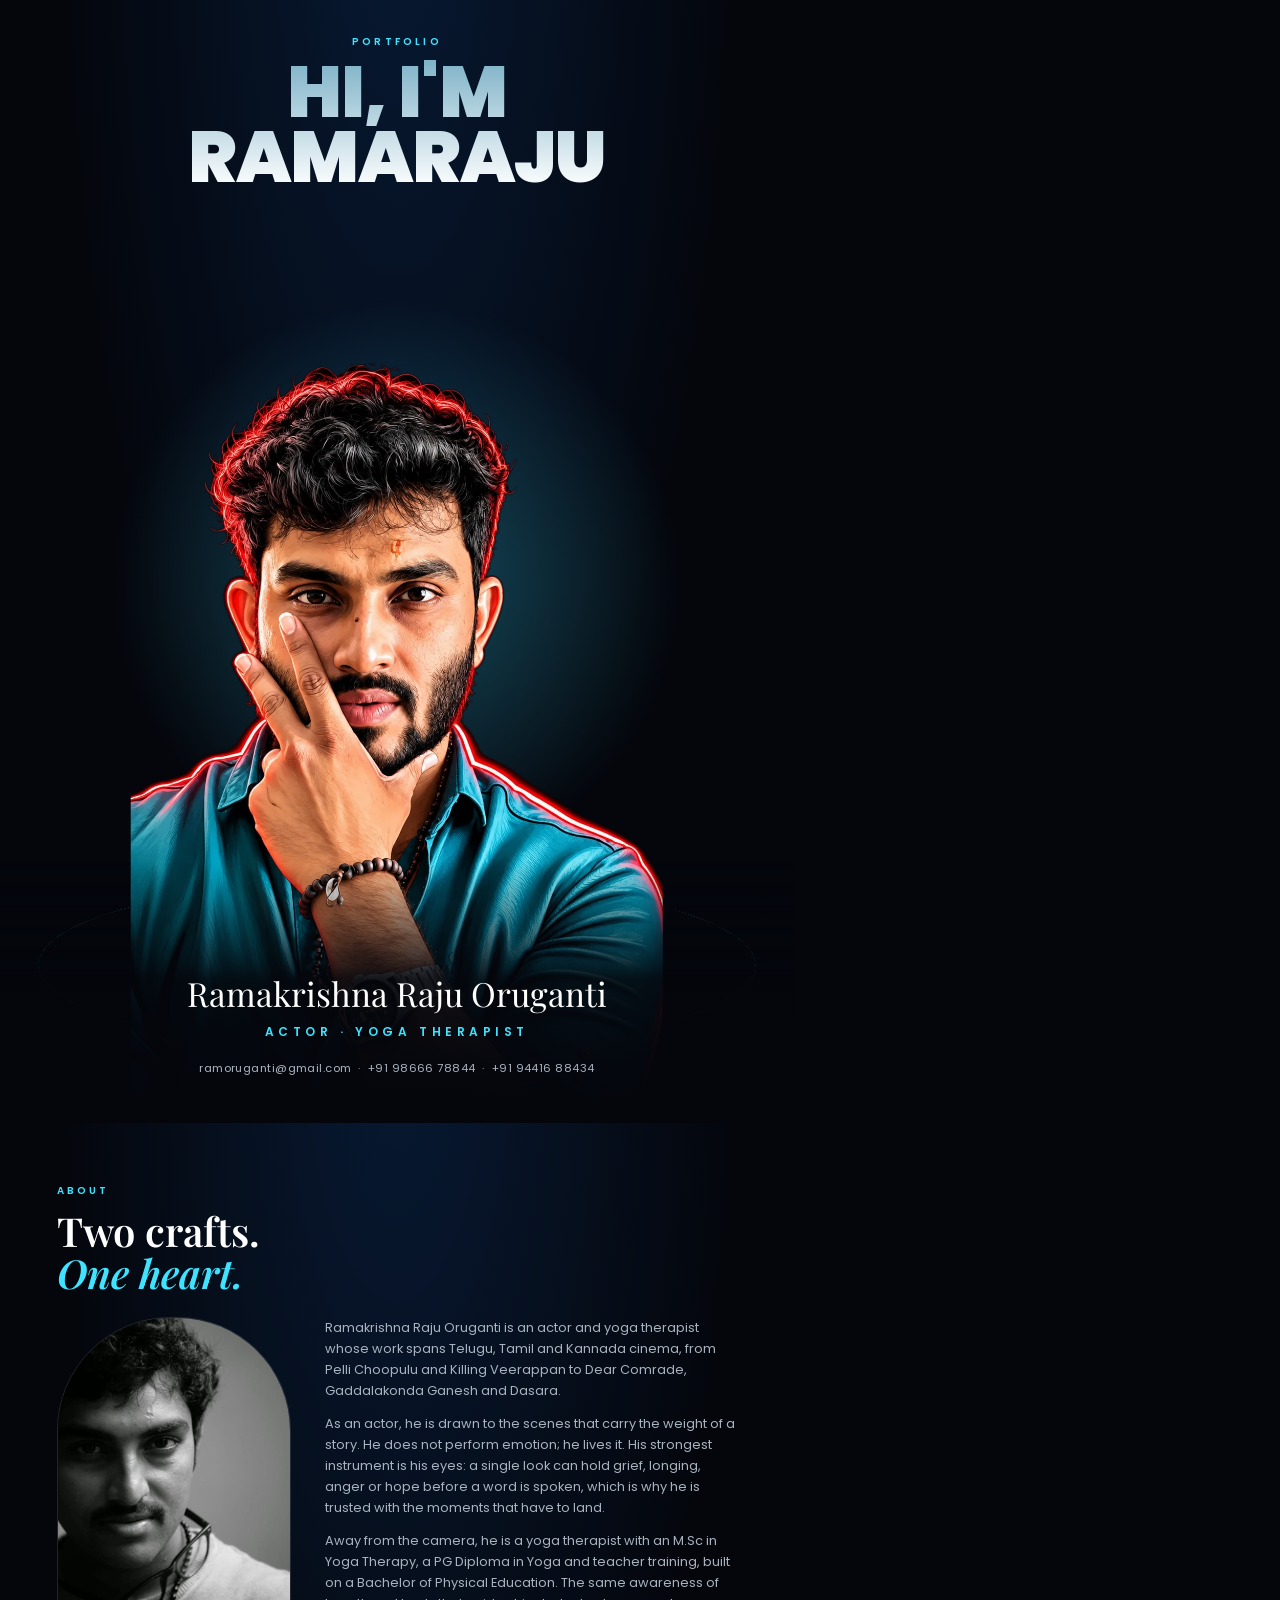
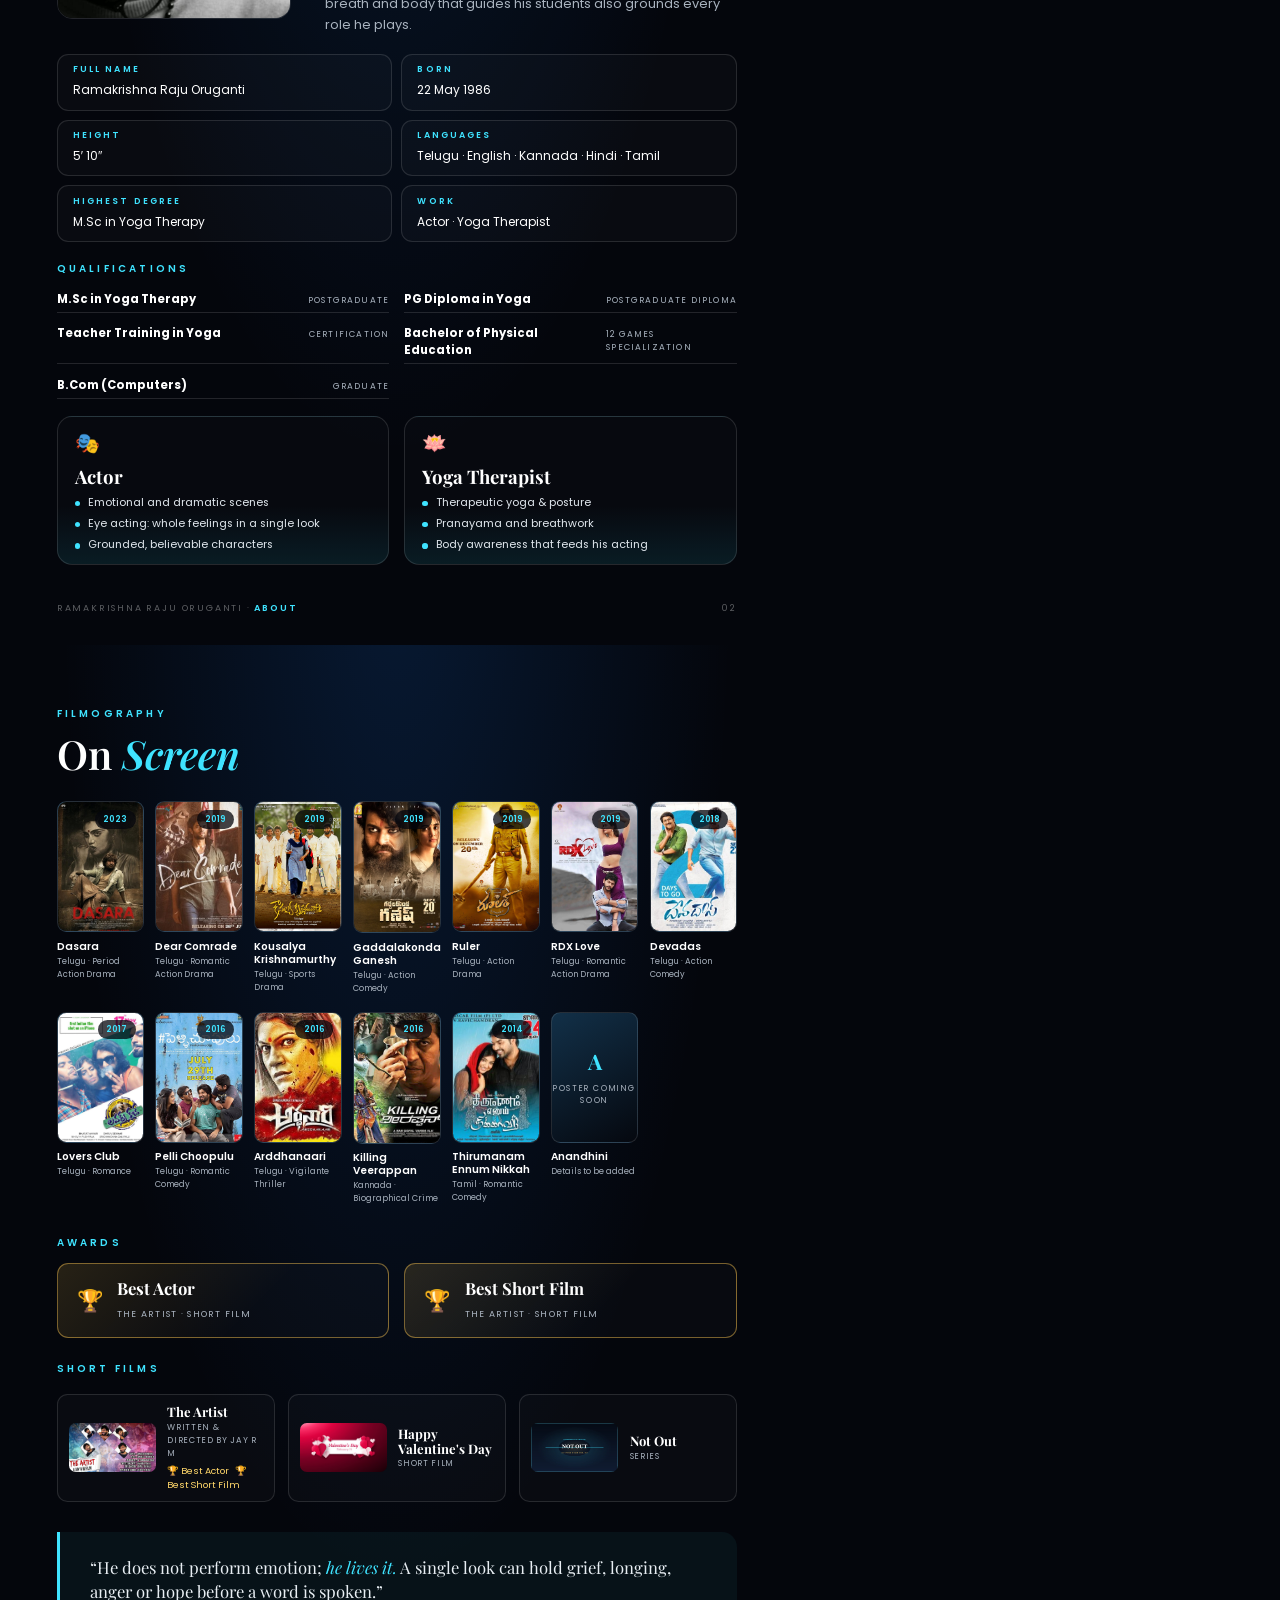
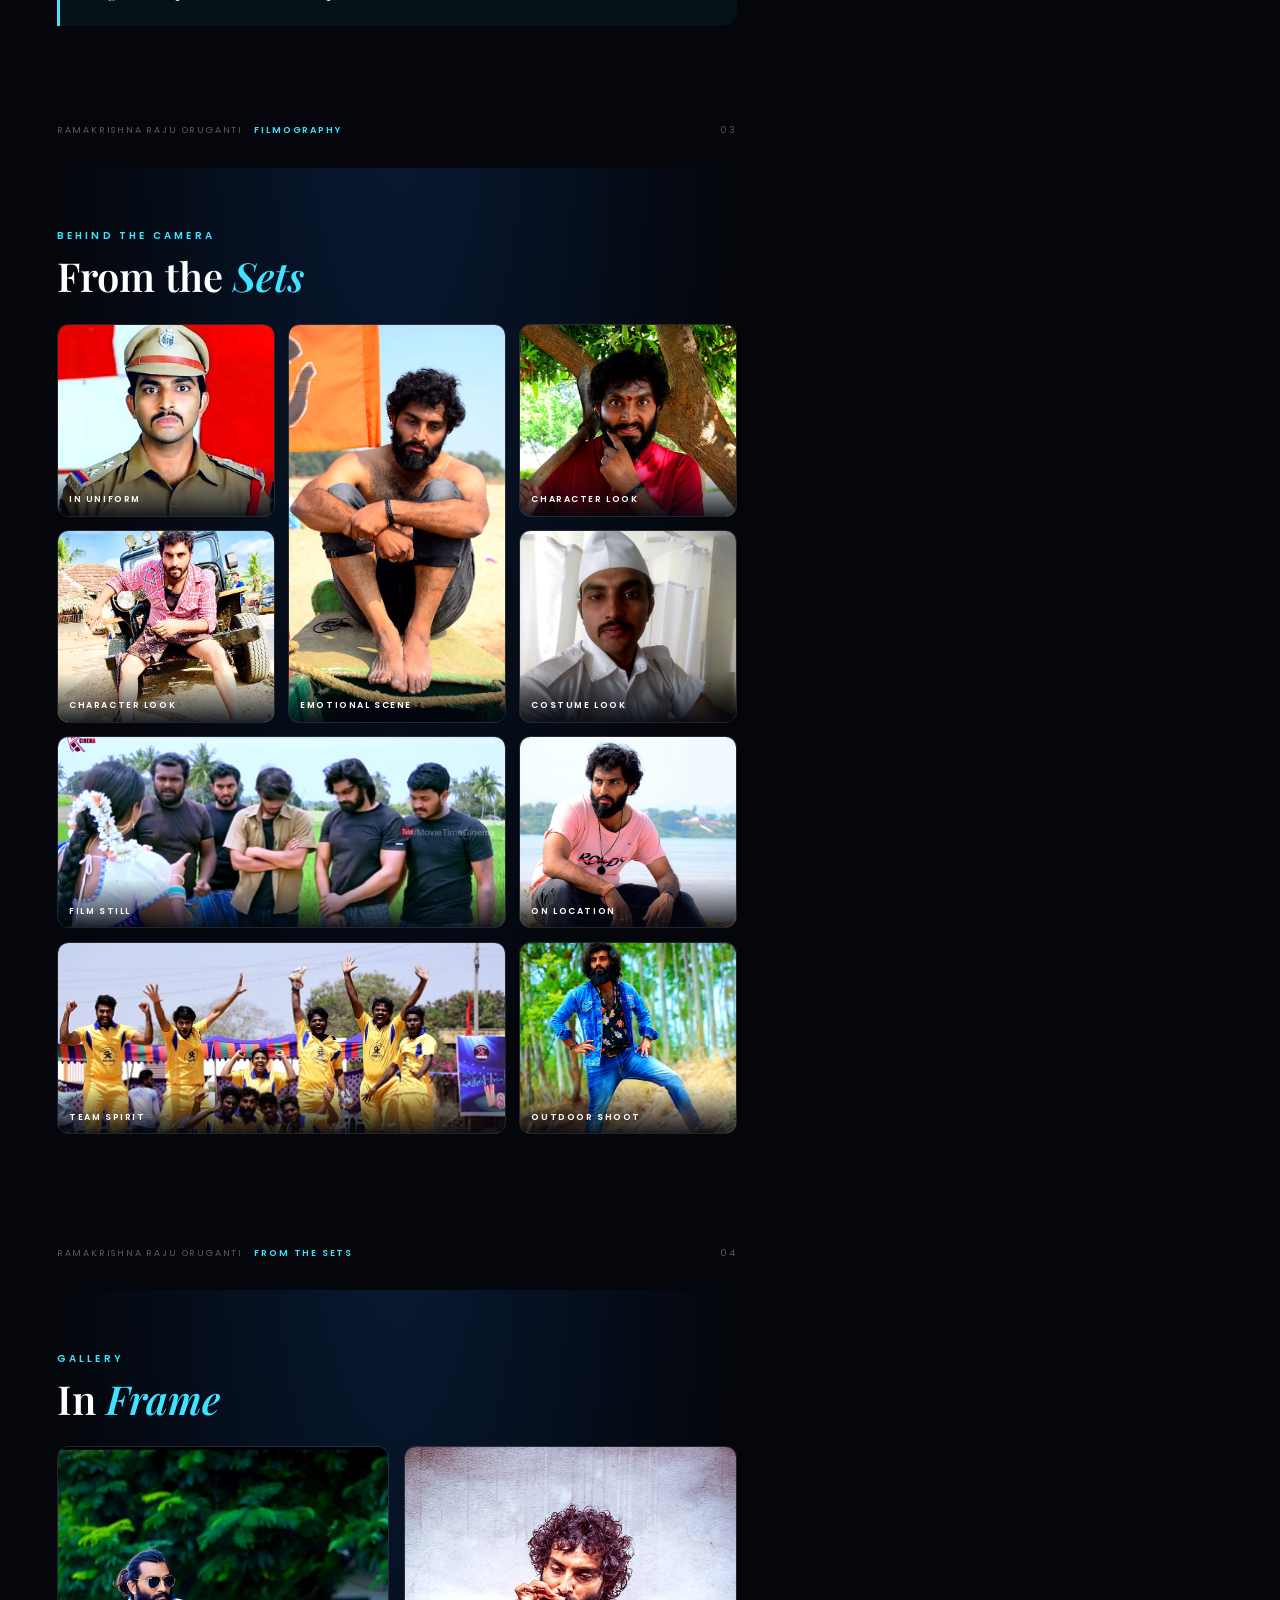
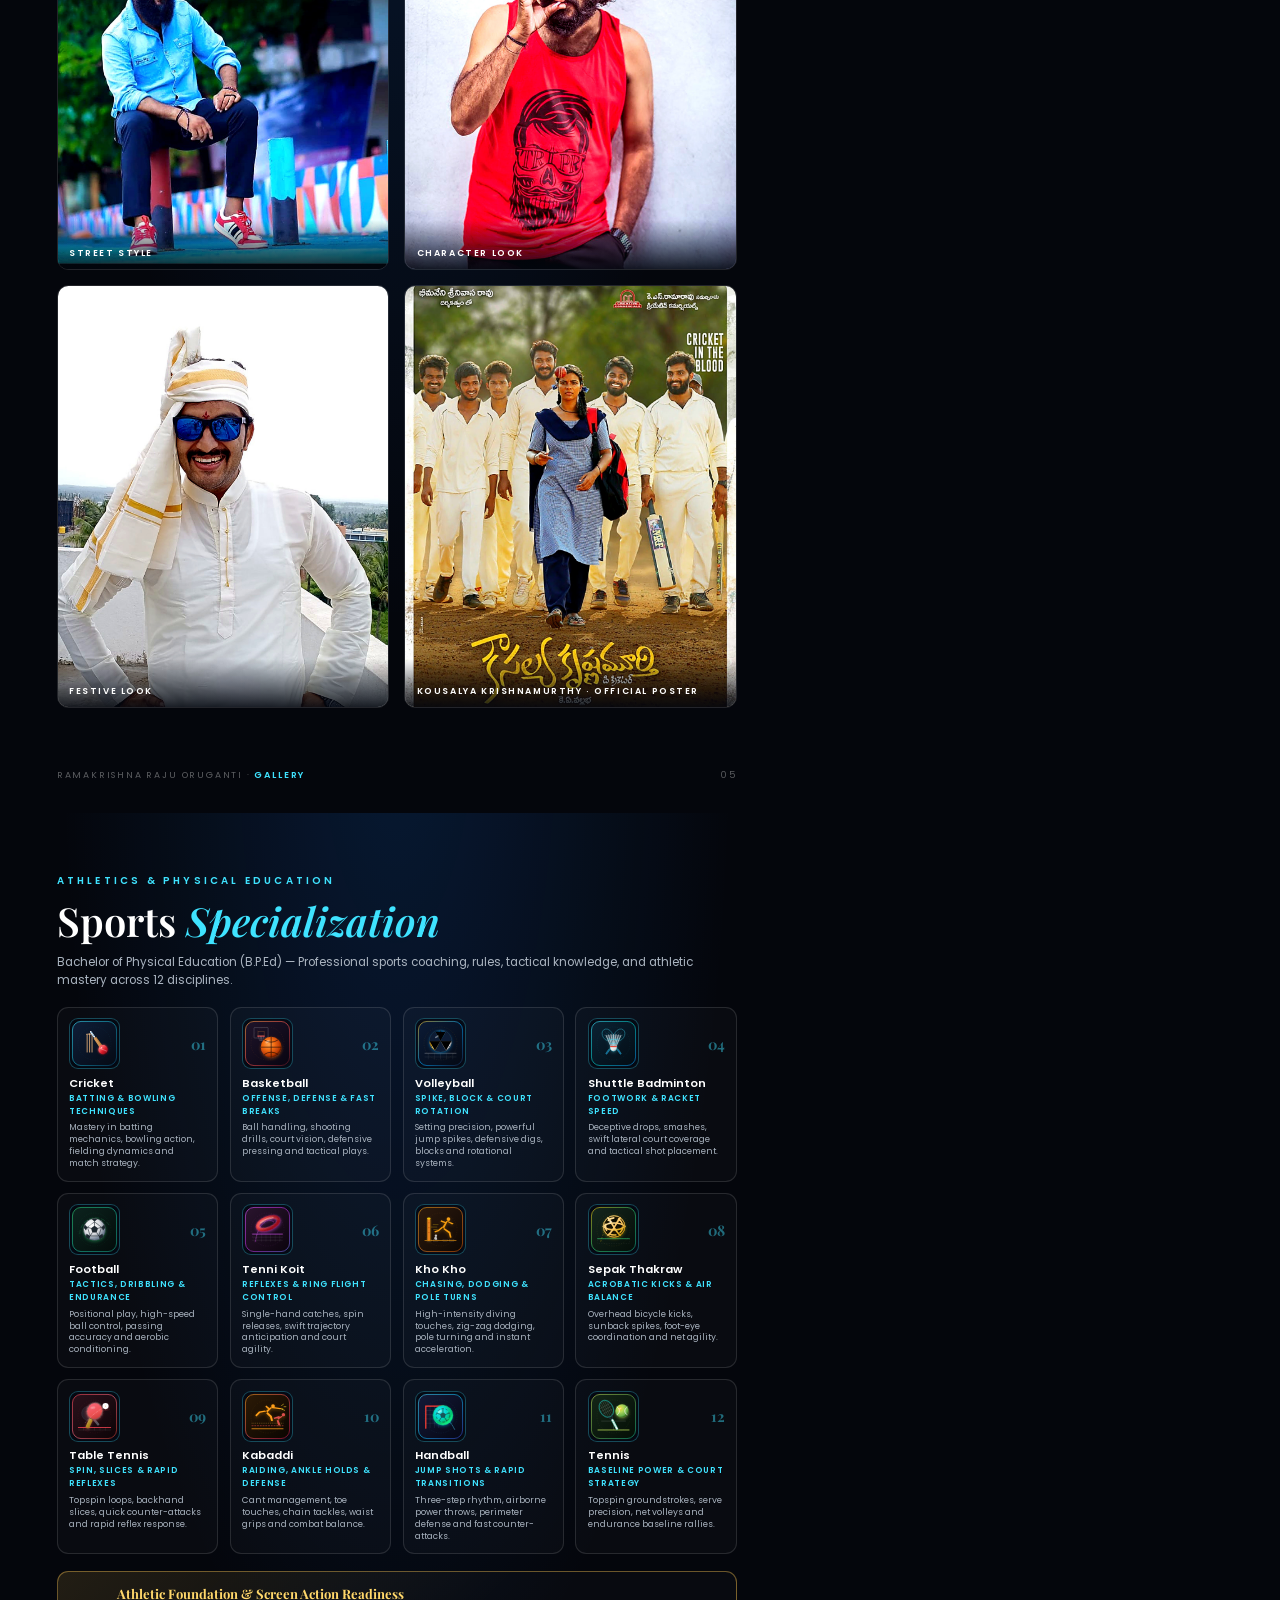
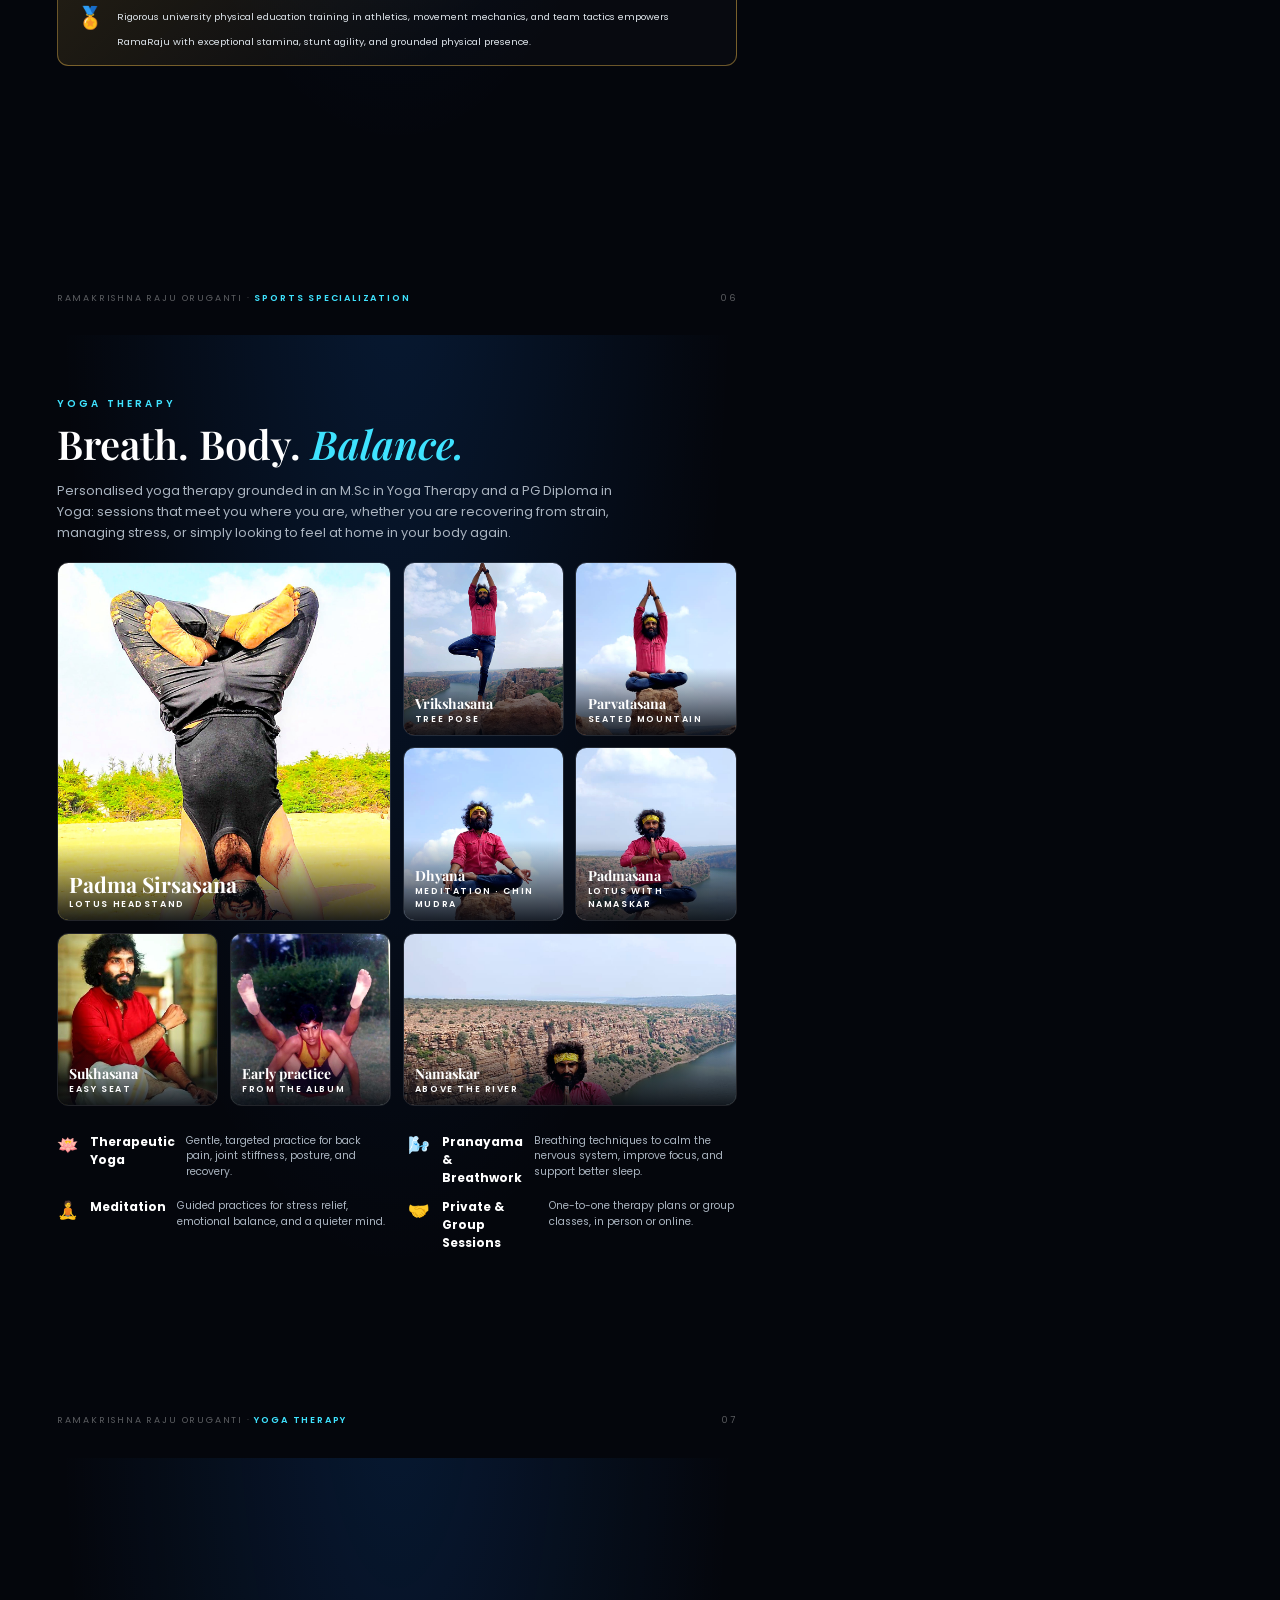
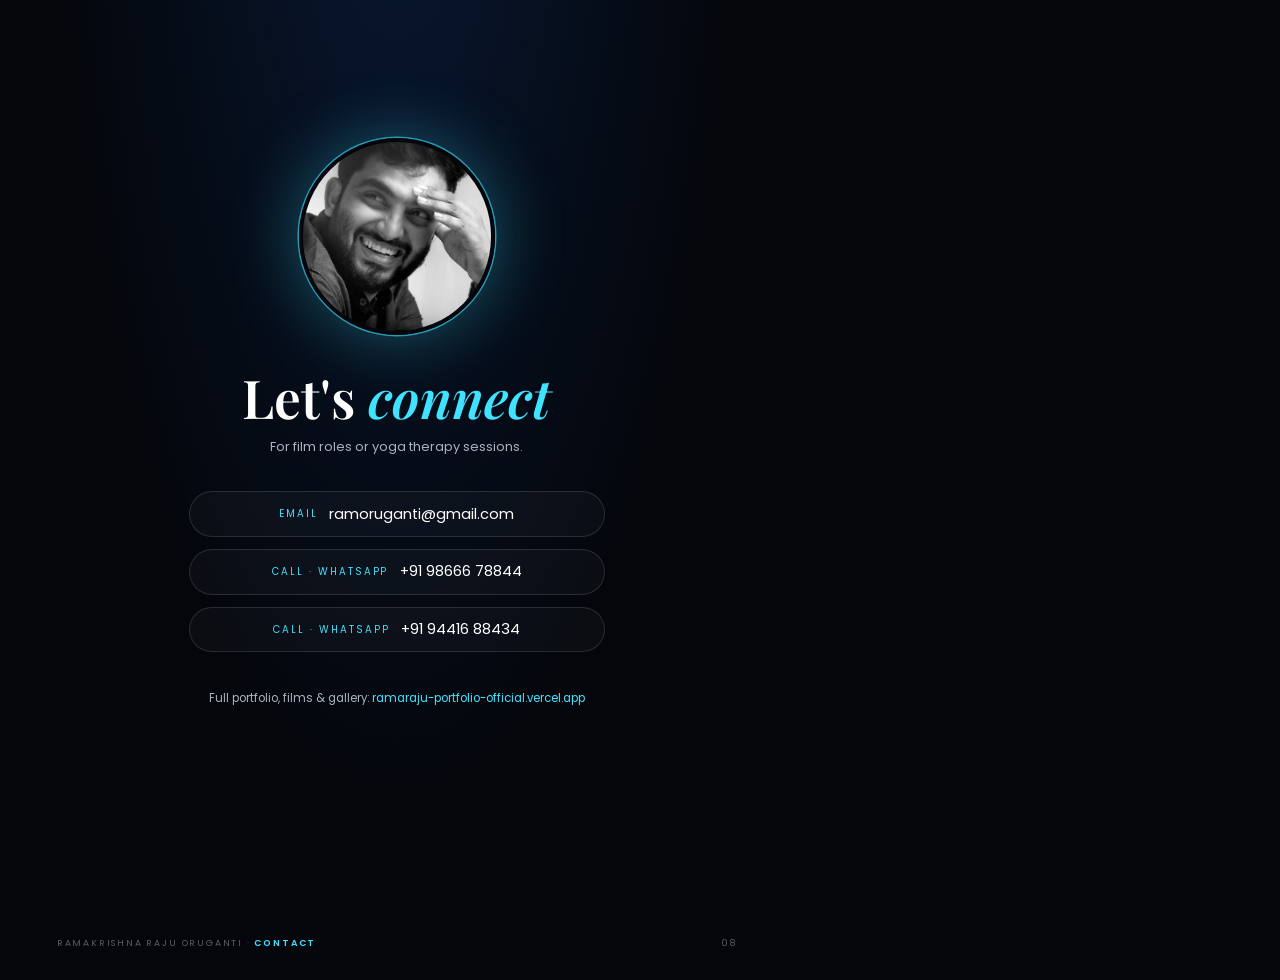
<file: pdf/portfolio.html>
<!doctype html>
<html lang="en">
<head>
<meta charset="utf-8">
<title>Ramakrishna Raju Oruganti · Portfolio</title>
<link rel="preconnect" href="https://fonts.googleapis.com">
<link rel="preconnect" href="https://fonts.gstatic.com" crossorigin>
<link href="https://fonts.googleapis.com/css2?family=Poppins:wght@300;400;500;600;800;900&family=Playfair+Display:ital,wght@0,600;1,600&display=swap" rel="stylesheet">
<style>
  @page { size: A4; margin: 0; }
  :root { --bg:#04060c; --panel:#0b1220; --line:rgba(255,255,255,.12); --fg:#fff; --muted:#a9b3bf; --accent:#3fe3ff; --accent2:#14a8c6; }
  * { box-sizing: border-box; margin: 0; padding: 0; }
  html, body { background: var(--bg); color: var(--fg); font-family: Poppins, sans-serif; -webkit-print-color-adjust: exact; print-color-adjust: exact; }
  .page { width: 210mm; height: 297mm; position: relative; overflow: hidden; page-break-after: always; break-after: page;
    background: radial-gradient(ellipse at 50% -10%, rgba(25,127,255,.16), transparent 60%), var(--bg); padding: 16mm 15mm 14mm; }
  .page:last-child { page-break-after: auto; break-after: auto; }
  .eyebrow { font-size: 7.5pt; letter-spacing: .32em; text-transform: uppercase; color: var(--accent); font-weight: 600; }
  h2 { font-family: "Playfair Display", serif; font-weight: 600; font-size: 30pt; line-height: 1.05; margin-top: 3mm; }
  h2 em, .serif em { color: var(--accent); font-style: italic; }
  p { color: var(--muted); font-size: 9.6pt; line-height: 1.65; }
  .foot { position: absolute; left: 15mm; right: 15mm; bottom: 8mm; display: flex; justify-content: space-between;
    font-size: 6.8pt; letter-spacing: .2em; text-transform: uppercase; color: rgba(255,255,255,.35); }
  .foot b { color: var(--accent); font-weight: 600; }

  /* ---------- cover ---------- */
  .cover { padding: 0; }
  .cover .glow { position: absolute; left: 50%; top: 52%; width: 150mm; height: 150mm; translate: -50% -50%; border-radius: 50%;
    background: radial-gradient(closest-side, rgba(63,227,255,.30), rgba(63,227,255,0)); }
  .cover .ring { position: absolute; left: 50%; top: 86%; width: 190mm; height: 190mm; translate: -50% -50%; border-radius: 50%;
    border: .4mm dashed rgba(63,227,255,.35); transform: rotateX(76deg); }
  .cover .hi { position: absolute; top: 16mm; left: 0; right: 0; text-align: center; font-weight: 900; text-transform: uppercase;
    font-size: 54pt; letter-spacing: -.02em; line-height: .9;
    background: linear-gradient(180deg, #7fb3c8, #fff); -webkit-background-clip: text; background-clip: text; color: transparent; }
  .cover .kick { position: absolute; top: 9mm; left: 0; right: 0; text-align: center; }
  .cover .cut { position: absolute; left: 50%; bottom: 0; height: 205mm; translate: -50% 0; }
  .cover .band { position: absolute; left: 0; right: 0; bottom: 0; padding: 30mm 15mm 12mm;
    background: linear-gradient(transparent, rgba(4,6,12,.92) 45%, #04060c); text-align: center; }
  .cover .name { font-family: "Playfair Display", serif; font-size: 25pt; line-height: 1.1; }
  .cover .roles { margin-top: 3mm; font-size: 9pt; letter-spacing: .38em; text-transform: uppercase; color: var(--accent); font-weight: 600; }
  .cover .contact { margin-top: 5mm; font-size: 8.4pt; color: var(--muted); letter-spacing: .04em; }

  /* ---------- about ---------- */
  .about-grid { display: grid; grid-template-columns: 62mm 1fr; gap: 9mm; margin-top: 6mm; }
  .about-photo { width: 62mm; height: 80mm; border-radius: 30mm 30mm 4mm 4mm; overflow: hidden; border: .3mm solid var(--line); }
  .about-photo img { width: 100%; height: 100%; object-fit: cover; object-position: 50% 25%; }
  .bio p + p { margin-top: 3mm; }
  .facts { display: grid; grid-template-columns: 1fr 1fr; gap: 2.4mm; margin-top: 5mm; }
  .fact { border: .3mm solid var(--line); border-radius: 3mm; padding: 2.2mm 4mm; background: rgba(255,255,255,.025); }
  .fact small { display: block; font-size: 6.6pt; letter-spacing: .24em; text-transform: uppercase; color: var(--accent); font-weight: 600; }
  .fact span { font-size: 9pt; }
  .craft { display: grid; grid-template-columns: repeat(2, 1fr); gap: 4mm; margin-top: 4.5mm; }
  .craft div { border: .3mm solid var(--line); border-radius: 4mm; padding: 3mm 4.5mm;
    background: linear-gradient(to top, rgba(63,227,255,.10), rgba(255,255,255,.015) 40%); }
  .craft h3 { font-family: "Playfair Display", serif; font-size: 14pt; margin: 1.5mm 0 1.5mm; }
  .craft li { list-style: none; font-size: 8.2pt; color: #dfe6ec; padding-left: 3.5mm; position: relative; margin-top: 1.4mm; line-height: 1.45; }
  .craft li::before { content: ""; position: absolute; left: 0; top: 1.6mm; width: 1.5mm; height: 1.5mm; border-radius: 50%; background: var(--accent); }
  .craft .ic { font-size: 15pt; }

  /* ---------- films ---------- */
  .films { display: grid; grid-template-columns: repeat(7, 1fr); gap: 4.5mm 3mm; margin-top: 7mm; }
  .film .poster { aspect-ratio: 2/3; border-radius: 2.5mm; overflow: hidden; border: .3mm solid var(--line); background: linear-gradient(150deg,#123048,#05080f); position: relative; }
  .film .poster img { width: 100%; height: 100%; object-fit: cover; }
  .film .ph { position: absolute; inset: 0; display: grid; place-content: center; text-align: center; gap: 2mm; color: var(--accent); }
  .film .ph b { font-family: "Playfair Display", serif; font-size: 16pt; }
  .film .ph i { font-style: normal; font-size: 6pt; letter-spacing: .2em; color: var(--muted); }
  .film .yr { position: absolute; top: 2mm; right: 2mm; font-size: 6.5pt; font-weight: 600; padding: .8mm 2.2mm; border-radius: 9mm; background: rgba(4,6,12,.75); color: var(--accent); }
  .film h4 { font-size: 7.8pt; font-weight: 600; margin-top: 2mm; line-height: 1.25; }
  .film small { display: block; font-size: 6.2pt; color: var(--muted); margin-top: .5mm; }
  .shorts { display: grid; grid-template-columns: repeat(3, 1fr); gap: 3.5mm; margin-top: 4.5mm; }
  .films-note { margin-top: 8mm; }
  .short { display: flex; align-items: center; gap: 3mm; border: .3mm solid var(--line); border-radius: 2.8mm; padding: 2.5mm 3mm; background: rgba(255,255,255,.025); }
  .short img { width: 23mm; aspect-ratio: 16/9; object-fit: cover; border-radius: 1.8mm; flex-shrink: 0; }
  .short .noimg { width: 23mm; aspect-ratio: 16/9; border-radius: 1.8mm; display: grid; place-items: center; background: linear-gradient(150deg,#123048,#05080f); font-size: 13pt; flex-shrink: 0; }
  .short b { font-family: "Playfair Display", serif; font-size: 9.8pt; display: block; line-height: 1.15; }
  .short small { font-size: 6.2pt; color: var(--muted); letter-spacing: .08em; text-transform: uppercase; display: block; margin-top: .4mm; }

  .pull { margin-top: 14mm; padding: 8mm 10mm; border-left: .8mm solid var(--accent); background: rgba(63,227,255,.05); border-radius: 0 4mm 4mm 0;
    font-family: "Playfair Display", serif; font-size: 15pt; line-height: 1.45; color: #e8eef3; }
  .pull em { color: var(--accent); }

  .quals { margin-top: 5mm; }
  .quals ol { list-style: none; display: grid; grid-template-columns: 1fr 1fr; gap: 2.2mm 4mm; margin-top: 2.5mm; }
  .quals li { display: flex; align-items: baseline; gap: 2mm; font-size: 8.6pt; border-bottom: .3mm solid var(--line); padding: 1.1mm 0; }
  .quals li span { margin-left: auto; font-size: 6.4pt; letter-spacing: .14em; text-transform: uppercase; color: var(--muted); }
  .awards { display: flex; gap: 4mm; margin-top: 3mm; }
  .award { flex: 1; display: flex; align-items: center; gap: 3.5mm; padding: 3.5mm 5mm; border-radius: 3mm;
    border: .3mm solid rgba(255,200,80,.45); background: linear-gradient(135deg, rgba(255,200,80,.14), rgba(255,255,255,.02) 60%); }
  .award span { font-size: 16pt; }
  .award b { display: block; font-family: "Playfair Display", serif; font-size: 12.5pt; }
  .award small { font-size: 6.8pt; letter-spacing: .14em; text-transform: uppercase; color: var(--muted); }
  .short .aw { display: block; font-style: normal; font-size: 7pt; color: #ffd76a; margin-top: 1mm; }
  .portraits { display: grid; grid-template-columns: 1fr 1fr; grid-template-rows: 112mm 112mm; gap: 4mm; margin-top: 7mm; }
  .portraits figure { position: relative; border-radius: 3mm; overflow: hidden; border: .3mm solid var(--line); }
  .portraits img { width: 100%; height: 100%; object-fit: cover; object-position: 50% 20%; }

  /* ---------- photo grids ---------- */
  .sets { display: grid; grid-template-columns: repeat(3, 1fr); grid-template-rows: repeat(4, 51mm); grid-auto-flow: dense; gap: 3.5mm; margin-top: 7mm; }
  .sets figure, .asanas figure { position: relative; border-radius: 3mm; overflow: hidden; border: .3mm solid var(--line); }
  .sets img, .asanas img { width: 100%; height: 100%; object-fit: cover; object-position: 50% 25%; }
  .sets figure.tall { grid-row: span 2; }
  .sets figure.wide { grid-column: span 2; }
  figcaption { position: absolute; left: 0; right: 0; bottom: 0; padding: 7mm 3mm 2.4mm; font-size: 6.6pt; letter-spacing: .18em;
    text-transform: uppercase; font-weight: 600; background: linear-gradient(transparent, rgba(2,6,14,.88)); }
  .asanas { display: grid; grid-template-columns: repeat(4, 1fr); grid-auto-rows: 46mm; gap: 3mm; margin-top: 5mm; }
  .asanas figure.tail { grid-column: span 2; }
  .asanas figure.tail img { object-position: 50% 36%; }
  .asanas figure.feature { grid-column: span 2; grid-row: span 2; }
  .asanas figcaption b { display: block; font-family: "Playfair Display", serif; font-size: 10.5pt; letter-spacing: 0; text-transform: none; }
  .asanas .feature figcaption b { font-size: 16pt; }
  .services { display: grid; grid-template-columns: 1fr 1fr; gap: 3mm 6mm; margin-top: 7mm; }
  .services div { display: flex; gap: 3mm; }
  .services strong { font-size: 9pt; display: block; }
  .services span { font-size: 7.8pt; color: var(--muted); line-height: 1.5; }
  .services .ic { font-size: 13pt; }

  /* ---------- sports specialization ---------- */
  .sports-intro { margin-top: 3.2mm; max-width: 170mm; font-size: 8.8pt; line-height: 1.5; color: var(--muted); }
  .pdf-sports-grid { display: grid; grid-template-columns: repeat(4, 1fr); gap: 3mm; margin-top: 4.5mm; }
  .pdf-sport-card { border: .3mm solid var(--line); border-radius: 3mm; padding: 2.8mm 3mm; background: rgba(255,255,255,.025); display: flex; flex-direction: column; }
  .pdf-sport-top { display: flex; align-items: center; justify-content: space-between; margin-bottom: 2mm; }
  .pdf-sport-frame { width: 13.5mm; height: 13.5mm; border-radius: 2.4mm; overflow: hidden; border: .25mm solid rgba(63,227,255,.3); background: rgba(4,8,18,.8); display: grid; place-items: center; }
  .pdf-sport-frame img { width: 100%; height: 100%; object-fit: contain; }
  .pdf-sport-num { font-family: "Playfair Display", serif; font-size: 11pt; font-weight: 700; color: rgba(63,227,255,.45); }
  .pdf-sport-card b { display: block; font-size: 8.4pt; font-weight: 600; color: #fff; line-height: 1.15; }
  .pdf-sport-card small { display: block; font-size: 6.2pt; color: var(--accent); letter-spacing: .08em; text-transform: uppercase; font-weight: 600; margin-top: .6mm; }
  .pdf-sport-card p { font-size: 6.6pt; color: var(--muted); line-height: 1.35; margin-top: 1.2mm; }
  .pdf-sports-callout { margin-top: 4.5mm; padding: 3.5mm 5mm; border-radius: 3mm; border: .3mm solid rgba(255,200,80,.4);
    background: linear-gradient(135deg, rgba(255,200,80,.12), rgba(255,255,255,.02) 60%); display: flex; align-items: center; gap: 3.5mm; }
  .pdf-sports-callout .ic { font-size: 16pt; flex-shrink: 0; }
  .pdf-sports-callout b { display: block; font-family: "Playfair Display", serif; font-size: 9.8pt; color: #ffd76a; }
  .pdf-sports-callout span { font-size: 7.2pt; color: #dfe6ec; line-height: 1.45; }

  /* ---------- contact ---------- */
  .contact-page { display: flex; flex-direction: column; align-items: center; justify-content: center; text-align: center; }
  .avatar { width: 52mm; height: 52mm; border-radius: 50%; overflow: hidden; border: 1.2mm solid #04060c; box-shadow: 0 0 0 .4mm rgba(63,227,255,.6), 0 0 18mm rgba(63,227,255,.35); }
  .avatar img { width: 100%; height: 100%; object-fit: cover; object-position: 50% 12%; }
  .contact-page h2 { font-size: 40pt; margin-top: 9mm; }
  .lines { margin-top: 9mm; display: grid; gap: 3.2mm; }
  .lines a, .lines span { display: inline-flex; align-items: center; justify-content: center; gap: 3mm; color: #fff; text-decoration: none; font-size: 11pt;
    border: .3mm solid var(--line); border-radius: 20mm; padding: 3mm 9mm; background: rgba(255,255,255,.03); min-width: 110mm; }
  .lines em { font-style: normal; color: var(--accent); font-size: 7.4pt; letter-spacing: .2em; text-transform: uppercase; }
  .site { margin-top: 10mm; font-size: 8.6pt; color: var(--muted); }
  .site a { color: var(--accent); text-decoration: none; }
</style>
</head>
<body>
<div id="doc"></div>

<script src="../js/data.js"></script>
<script>
(function () {
  const SITE_URL = "https://ramaraju-portfolio-official.vercel.app";
  const esc = (s) => String(s).replace(/[&<>"']/g, (c) => ({ "&": "&amp;", "<": "&lt;", ">": "&gt;", '"': "&quot;", "'": "&#39;" }[c]));
  const img = (p) => "../" + p;
  const c = SITE.contact;
  const phones = (c.phones || []).filter(Boolean);
  let n = 0;
  const foot = (label) => `<div class="foot"><span>Ramakrishna Raju Oruganti · <b>${label}</b></span><span>${String(++n).padStart(2, "0")}</span></div>`;

  const posterFile = (m) => m.poster.split("/").pop().replace(".jpg", "");

  const pages = [];

  /* 1. COVER */
  n++;
  pages.push(`<section class="page cover">
    <div class="glow"></div><div class="ring"></div>
    <div class="kick eyebrow">Portfolio</div>
    <div class="hi">Hi, I'm<br>RamaRaju</div>
    <img class="cut" src="hero-cutout-fade.png" alt="">
    <div class="band">
      <div class="name">Ramakrishna Raju Oruganti</div>
      <div class="roles">Actor · Yoga Therapist</div>
      <div class="contact">${esc(c.email)} &nbsp;·&nbsp; ${phones.map(esc).join(" &nbsp;·&nbsp; ")}</div>
    </div>
  </section>`);

  /* 2. ABOUT + CRAFT */
  pages.push(`<section class="page">
    <div class="eyebrow">About</div>
    <h2>Two crafts.<br><em>One heart.</em></h2>
    <div class="about-grid">
      <div class="about-photo"><img src="${img(SITE.aboutPhoto)}" alt=""></div>
      <div class="bio">${SITE.bio.filter((p) => !/^As a writer/i.test(p)).map((p) => `<p>${esc(p.replace("an actor, writer and yoga therapist", "an actor and yoga therapist"))}</p>`).join("")}</div>
    </div>
    <div class="facts">${FACTS.filter((f) => f.value).map((f) => f.label === "Work" ? { label: f.label, value: "Actor · Yoga Therapist" } : f).map((f) => `<div class="fact"><small>${esc(f.label)}</small><span>${esc(f.value)}</span></div>`).join("")}</div>
    <div class="quals"><div class="eyebrow">Qualifications</div><ol>${QUALIFICATIONS.map((q) => `<li><b>${esc(q.title)}</b><span>${esc(q.type)}</span></li>`).join("")}</ol></div>
    <div class="craft">${CRAFT.filter((k) => k.title !== "Writer").map((k) => `<div><span class="ic">${k.icon}</span><h3>${esc(k.title)}</h3><ul>${k.points.map((p) => `<li>${esc(p)}</li>`).join("")}</ul></div>`).join("")}</div>
    ${foot("About")}
  </section>`);

  /* 3. FILMOGRAPHY */
  pages.push(`<section class="page">
    <div class="eyebrow">Filmography</div>
    <h2>On <em>Screen</em></h2>
    <div class="films">${MOVIES.map((m) => {
      const f = posterFile(m);
      const art = f !== "anandhini"
        ? `<img src="${img(m.poster)}" alt="">`
        : `<div class="ph"><b>${esc(m.title.split(/\s+/).map((w) => w[0]).join("").slice(0, 2))}</b><i>POSTER COMING SOON</i></div>`;
      const meta = [m.language, m.genre].filter(Boolean).join(" · ") || "Details to be added";
      return `<div class="film"><div class="poster">${art}${m.year ? `<span class="yr">${esc(m.year)}</span>` : ""}</div><h4>${esc(m.title)}</h4><small>${esc(meta)}</small></div>`;
    }).join("")}</div>
    <div class="eyebrow films-note">Awards</div>
    <div class="awards">${AWARDS.map((w) => `<div class="award"><span>🏆</span><div><b>${esc(w.title)}</b><small>${esc(w.work)} · ${esc(w.kind)}</small></div></div>`).join("")}</div>
    <div class="eyebrow films-note" style="margin-top:6mm">Short films</div>
    <div class="shorts">${SHORT_FILMS.map((s) => `<div class="short">${s.poster ? `<img src="${img(s.poster)}" alt="">` : `<div class="noimg">🎞️</div>`}<div><b>${esc(s.title)}</b><small>${esc(s.credit || "Short film")}</small>${(s.awards || []).length ? `<em class="aw">${s.awards.map((x) => "🏆 " + esc(x)).join(" &nbsp; ")}</em>` : ""}</div></div>`).join("")}</div>
    <blockquote class="pull" style="margin-top:8mm;font-size:12.5pt;padding:6mm 8mm">“He does not perform emotion; <em>he lives it.</em> A single look can hold grief, longing, anger or hope before a word is spoken.”</blockquote>
    ${foot("Filmography")}
  </section>`);

  /* 4. FROM THE SETS */
  const pick = ["police-officer", "boat-emotion", "axe-look", "scene-field", "jeep-look", "white-uniform", "riverside", "cricket-team", "denim-forest"];
  const layout = { "boat-emotion": "tall", "scene-field": "wide", "cricket-team": "wide" };
  const sets = pick.map((k) => SETS.find((s) => s.src.includes("/" + k + ".jpg"))).filter(Boolean);
  pages.push(`<section class="page">
    <div class="eyebrow">Behind the camera</div>
    <h2>From the <em>Sets</em></h2>
    <div class="sets">${sets.map((s) => {
      const k = s.src.split("/").pop().replace(".jpg", "");
      return `<figure class="${layout[k] || ""}"><img src="${img(s.src)}" alt=""><figcaption>${esc(s.caption)}</figcaption></figure>`;
    }).join("")}</div>
    ${foot("From the Sets")}
  </section>`);

  /* 4b. PORTRAITS (new photos) */
  const portraits = ["images/gallery/denim-street.jpg", "images/gallery/red-vest.jpg", "images/gallery/white-kurta.jpg", "images/gallery/kousalya-poster.jpg"];
  const pcaps = ["Street style", "Character look", "Festive look", "Kousalya Krishnamurthy · official poster"];
  pages.push(`<section class="page">
    <div class="eyebrow">Gallery</div>
    <h2>In <em>Frame</em></h2>
    <div class="portraits">${portraits.map((p, i) => `<figure><img src="${img(p)}" alt=""><figcaption>${pcaps[i]}</figcaption></figure>`).join("")}</div>
    ${foot("Gallery")}
  </section>`);

  /* 5. SPORTS & GAMES SPECIALIZATION */
  pages.push(`<section class="page">
    <div class="eyebrow">Athletics &amp; Physical Education</div>
    <h2>Sports <em>Specialization</em></h2>
    <p class="sports-intro">Bachelor of Physical Education (B.P.Ed) — Professional sports coaching, rules, tactical knowledge, and athletic mastery across 12 disciplines.</p>
    <div class="pdf-sports-grid">${GAMES_SPECIALIZATION.map((s) => `
      <div class="pdf-sport-card">
        <div class="pdf-sport-top">
          <div class="pdf-sport-frame"><img src="${img(s.image)}" alt=""></div>
          <span class="pdf-sport-num">${String(s.id).padStart(2, "0")}</span>
        </div>
        <b>${esc(s.name)}</b>
        <small>${esc(s.role)}</small>
        <p>${esc(s.desc)}</p>
      </div>
    `).join("")}</div>
    <div class="pdf-sports-callout">
      <span class="ic">🏅</span>
      <div>
        <b>Athletic Foundation &amp; Screen Action Readiness</b>
        <span>Rigorous university physical education training in athletics, movement mechanics, and team tactics empowers RamaRaju with exceptional stamina, stunt agility, and grounded physical presence.</span>
      </div>
    </div>
    ${foot("Sports Specialization")}
  </section>`);

  /* 6. YOGA */
  pages.push(`<section class="page">
    <div class="eyebrow">Yoga therapy</div>
    <h2>Breath. Body. <em>Balance.</em></h2>
    <p style="margin-top:4mm;max-width:150mm">${esc(SITE.yogaIntro)}</p>
    <div class="asanas">${YOGA_ASANAS.map((a, i, arr) => `<figure class="${i === 0 ? "feature" : i === arr.length - 1 ? "tail" : ""}"><img src="${img(a.src)}" alt=""><figcaption><b>${esc(a.name)}</b>${esc(a.meaning)}</figcaption></figure>`).join("")}</div>
    <div class="services">${YOGA_SERVICES.map((s) => `<div><span class="ic">${s.icon}</span><div><strong>${esc(s.title)}</strong><span>${esc(s.text)}</span></div></div>`).join("")}</div>
    ${foot("Yoga Therapy")}
  </section>`);

  /* 7. CONTACT */
  pages.push(`<section class="page contact-page">
    <div class="avatar"><img src="${img("images/gallery/portrait-laugh.jpg")}" alt=""></div>
    <h2>Let's <em>connect</em></h2>
    <p style="margin-top:3mm">For film roles or yoga therapy sessions.</p>
    <div class="lines">
      <a href="mailto:${esc(c.email)}"><em>Email</em> ${esc(c.email)}</a>
      ${phones.map((p) => `<a href="https://wa.me/${p.replace(/\D/g, "")}"><em>Call · WhatsApp</em> ${esc(p)}</a>`).join("")}
    </div>
    <div class="site">Full portfolio, films & gallery: <a href="${SITE_URL}">${SITE_URL.replace("https://", "")}</a></div>
    ${foot("Contact")}
  </section>`);

  document.getElementById("doc").innerHTML = pages.join("");
})();
</script>
</body>
</html>
</file>
